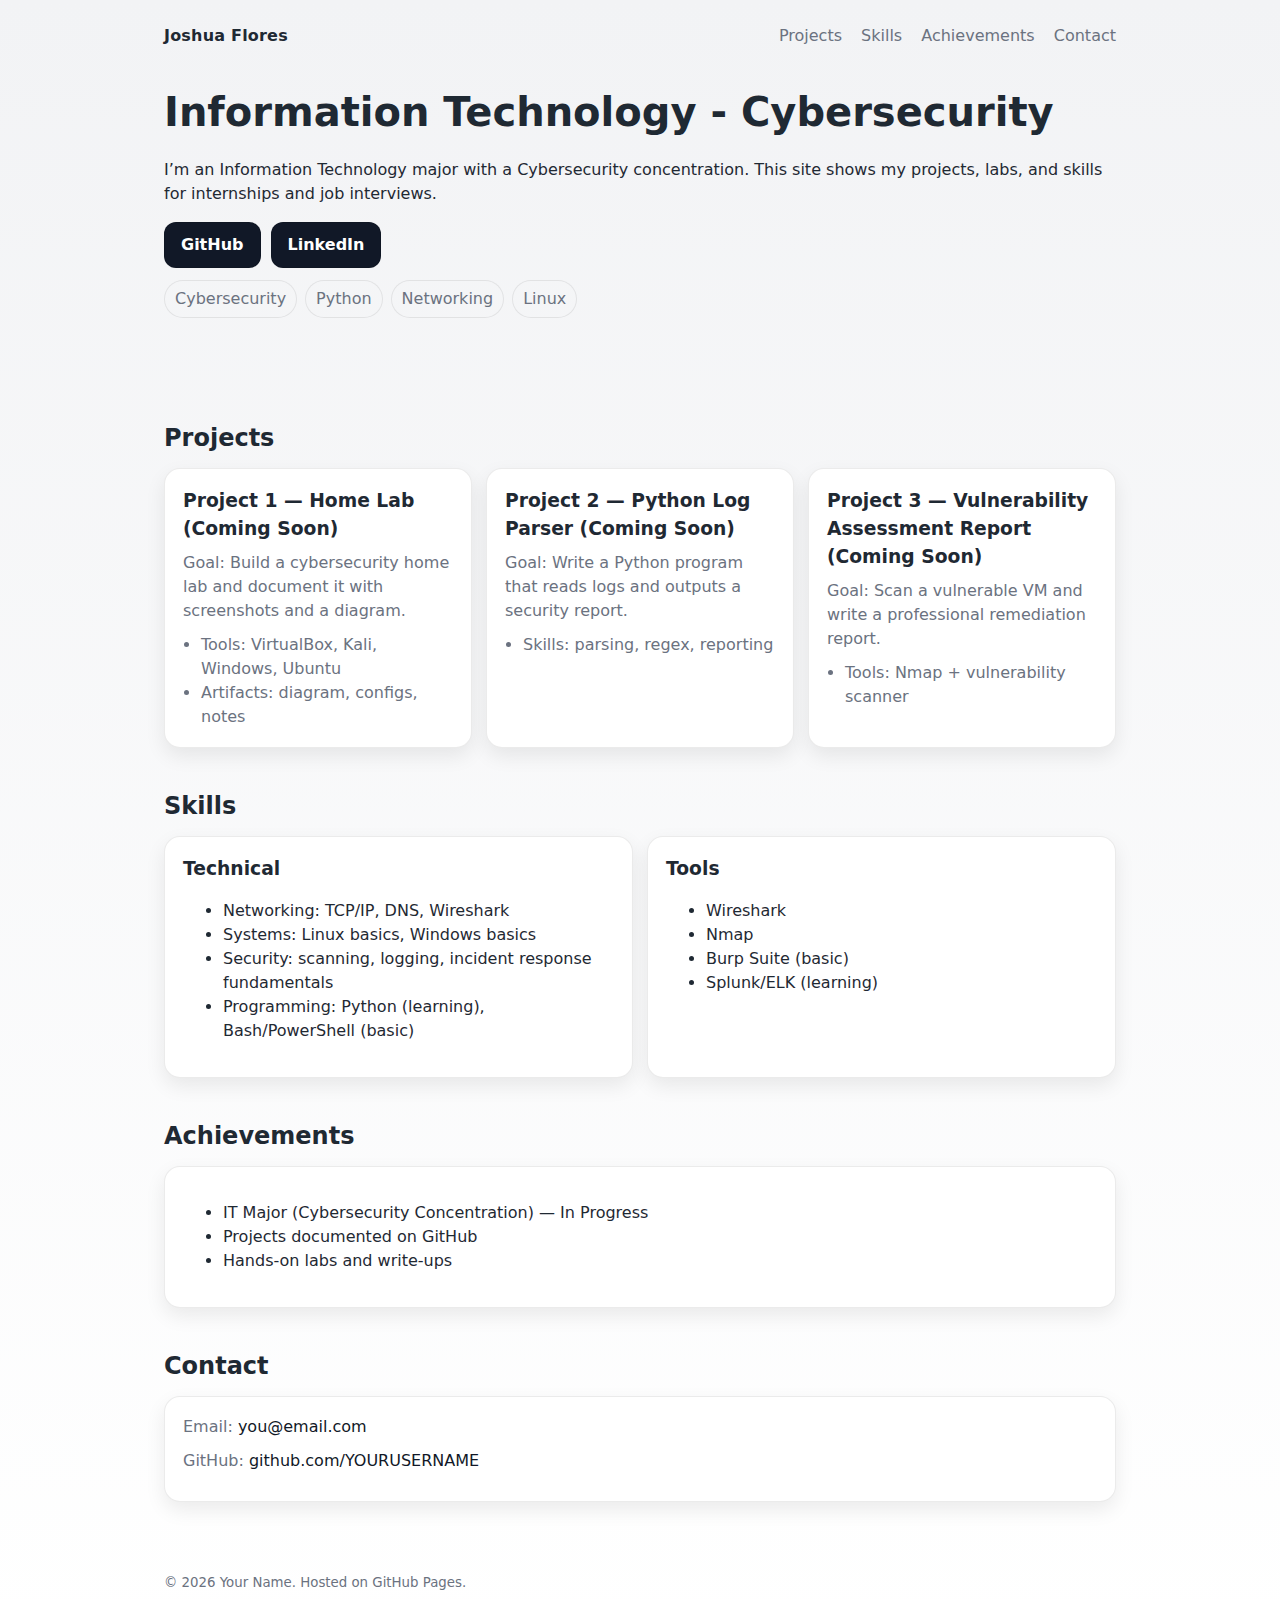
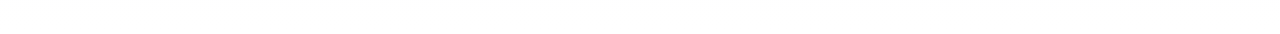
<file: index.html>
<!doctype html>
<html lang="en">
<head>
  <meta charset="utf-8" />
  <meta name="viewport" content="width=device-width, initial-scale=1" />
  <title>Joshua Flores | Cybersecurity Portfolio</title>
  <link rel="stylesheet" href="style.css" />
</head>
<body>
  <header class="container">
    <nav class="nav">
      <div class="brand">Joshua Flores</div>
      <div class="links">
        <a href="#projects">Projects</a>
        <a href="#skills">Skills</a>
        <a href="#achievements">Achievements</a>
        <a href="#contact">Contact</a>
      </div>
    </nav>

    <section class="hero">
      <h1>Information Technology - Cybersecurity</h1>
      <p>
        I’m an Information Technology major with a Cybersecurity concentration.
        This site shows my projects, labs, and skills for internships and job interviews.
      </p>

      <div class="cta">
        <a class="btn secondary" href="https://github.com/JoshF2426" target="_blank" rel="noopener">GitHub</a>
        <a class="btn secondary" href="https://www.linkedin.com/in/joshua-flores-10425fc" target="_blank" rel="noopener">LinkedIn</a>
      </div>

      <div class="badges">
        <span class="badge">Cybersecurity</span>
        <span class="badge">Python</span>
        <span class="badge">Networking</span>
        <span class="badge">Linux</span>
      </div>
    </section>
  </header>

  <main class="container">
    <section id="projects" class="section">
      <h2>Projects</h2>

      <div class="grid">
        <article class="card">
          <h3>Project 1 — Home Lab (Coming Soon)</h3>
          <p>Goal: Build a cybersecurity home lab and document it with screenshots and a diagram.</p>
          <ul class="meta">
            <li>Tools: VirtualBox, Kali, Windows, Ubuntu</li>
            <li>Artifacts: diagram, configs, notes</li>
          </ul>
        </article>

        <article class="card">
          <h3>Project 2 — Python Log Parser (Coming Soon)</h3>
          <p>Goal: Write a Python program that reads logs and outputs a security report.</p>
          <ul class="meta">
            <li>Skills: parsing, regex, reporting</li>
          </ul>
        </article>

        <article class="card">
          <h3>Project 3 — Vulnerability Assessment Report (Coming Soon)</h3>
          <p>Goal: Scan a vulnerable VM and write a professional remediation report.</p>
          <ul class="meta">
            <li>Tools: Nmap + vulnerability scanner</li>
          </ul>
        </article>
      </div>
    </section>

    <section id="skills" class="section">
      <h2>Skills</h2>
      <div class="twoCol">
        <div class="card">
          <h3>Technical</h3>
          <ul>
            <li>Networking: TCP/IP, DNS, Wireshark</li>
            <li>Systems: Linux basics, Windows basics</li>
            <li>Security: scanning, logging, incident response fundamentals</li>
            <li>Programming: Python (learning), Bash/PowerShell (basic)</li>
          </ul>
        </div>
        <div class="card">
          <h3>Tools</h3>
          <ul>
            <li>Wireshark</li>
            <li>Nmap</li>
            <li>Burp Suite (basic)</li>
            <li>Splunk/ELK (learning)</li>
          </ul>
        </div>
      </div>
    </section>

    <section id="achievements" class="section">
      <h2>Achievements</h2>
      <div class="card">
        <ul>
          <li>IT Major (Cybersecurity Concentration) — In Progress</li>
          <li>Projects documented on GitHub</li>
          <li>Hands-on labs and write-ups</li>
        </ul>
      </div>
    </section>

    <section id="contact" class="section">
      <h2>Contact</h2>
      <div class="card">
        <p>Email: <a href="mailto:you@email.com">you@email.com</a></p>
        <p>GitHub: <a href="https://github.com/YOURUSERNAME" target="_blank" rel="noopener">github.com/YOURUSERNAME</a></p>
      </div>
    </section>
  </main>

  <footer class="container footer">
    <small>© <span id="year"></span> Your Name. Hosted on GitHub Pages.</small>
  </footer>

  <script>
    document.getElementById("year").textContent = new Date().getFullYear();
  </script>
</body>
</html>
</file>
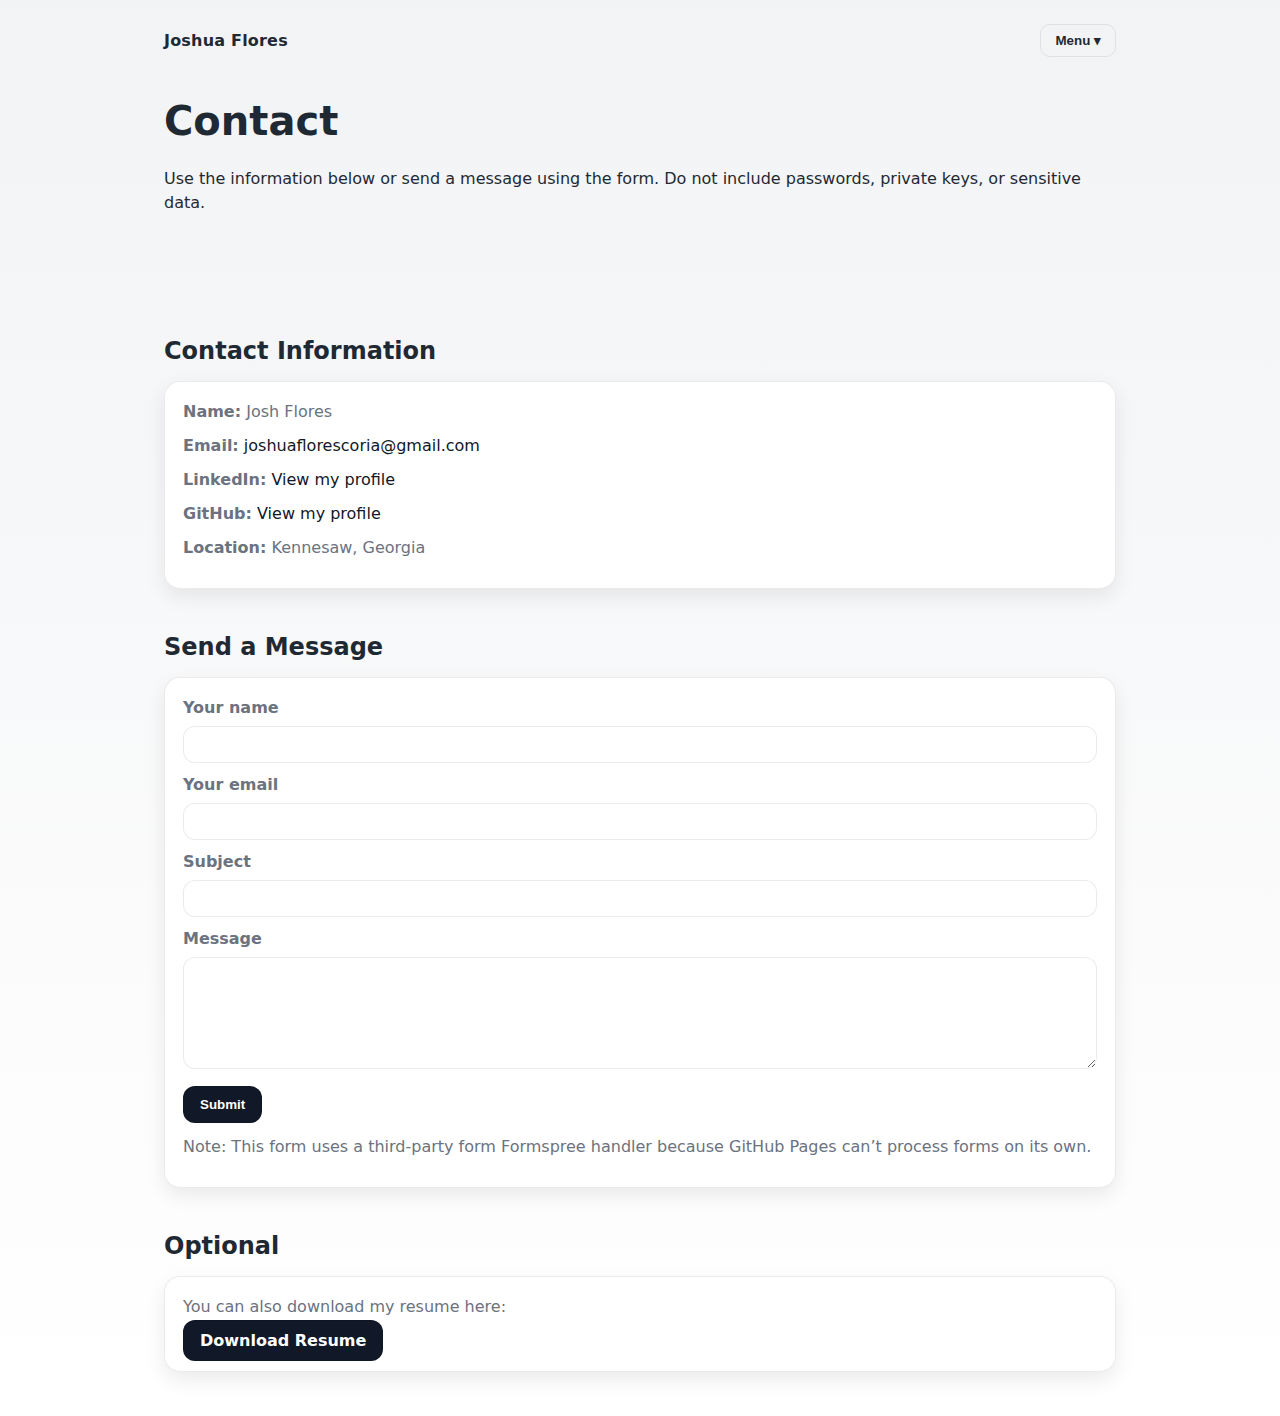
<file: contact.html>
<!doctype html>
<html lang="en">
<head>
  <meta charset="utf-8" />
  <meta name="viewport" content="width=device-width, initial-scale=1" />
  <title>Contact | Joshua Flores</title>
  <link rel="stylesheet" href="style.css" />
</head>
<body>
  <header class="container">
    <nav class="nav">
      <div class="brand"><a href="index.html" style="color:inherit; text-decoration:none;">Joshua Flores</a></div>

      <!-- Dropdown menu on this page too -->
      <div class="dropdown">
        <button class="dropbtn" onclick="toggleMenu()">Menu ▾</button>
        <div id="dropdownMenu" class="dropdown-content">
          <a href="index.html#projects" onclick="closeMenu()">Projects</a>
          <a href="index.html#skills" onclick="closeMenu()">Skills</a>
          <a href="index.html#achievements" onclick="closeMenu()">Achievements</a>
          <a href="contact.html" onclick="closeMenu()">Contact</a>
          <a href="thank-you.html" onclick="closeMenu()">Thank You</a>
        </div>
      </div>
    </nav>

    <section class="hero">
      <h1>Contact</h1>
      <p>
        Use the information below or send a message using the form.
        Do not include passwords, private keys, or sensitive data.
      </p>
    </section>
  </header>

  <main class="container">
    <!-- Contact Info Card -->
    <section class="section">
      <h2>Contact Information</h2>
      <div class="card">
        <p><strong>Name:</strong> Josh Flores</p>
        <p><strong>Email:</strong> <a href="mailto:joshuaflorescoria@gmail.com">joshuaflorescoria@gmail.com</a></p>
        <p><strong>LinkedIn:</strong> <a href="https://www.linkedin.com/in/joshua-flores-10425fc" target="_blank" rel="noopener">View my profile</a></p>
        <p><strong>GitHub:</strong> <a href="https://github.com/JoshF2426" target="_blank" rel="noopener">View my profile</a></p>
        <p><strong>Location:</strong> Kennesaw, Georgia</p>
      </div>
    </section>

    <!-- Contact Form Card -->
    <section class="section">
      <h2>Send a Message</h2>
      <div class="card">
        <form action="https://formspree.io/f/YOUR_FORM_ID" method="POST">
          <input type="hidden" name="_next" value="thank-you.html">
          <label>
            Your name
            <input name="name" type="text" required />
          </label>

          <label>
            Your email
            <input name="email" type="email" required />
          </label>

          <label>
            Subject
            <input name="subject" type="text" />
          </label>

          <label>
            Message
            <textarea name="message" rows="6" required></textarea>
          </label>

          <button class="btn" type="submit">Submit</button>
        </form>

        <p style="margin-top:12px; color: var(--muted);">
          Note: This form uses a third-party form Formspree handler because GitHub Pages can’t process forms on its own.
        </p>
      </div>
    </section>

    <!-- Optional Section -->
    <section class="section">
      <h2>Optional</h2>
      <div class="card">
        <p>You can also download my resume here:</p>
        <a class="btn secondary" href="assets/YourName-Resume.pdf" target="_blank" rel="noopener">Download Resume</a>
      </div>
    </section>
  </main>

  <script>
    function toggleMenu() {
      const menu = document.getElementById("dropdownMenu");
      menu.style.display = menu.style.display === "block" ? "none" : "block";
    }

    function closeMenu() {
      document.getElementById("dropdownMenu").style.display = "none";
    }

    window.onclick = function(event) {
      if (!event.target.matches('.dropbtn')) {
        const menu = document.getElementById("dropdownMenu");
        if (menu && menu.style.display === "block") {
          menu.style.display = "none";
        }
      }
    }
  </script>
</body>
</html>
</file>
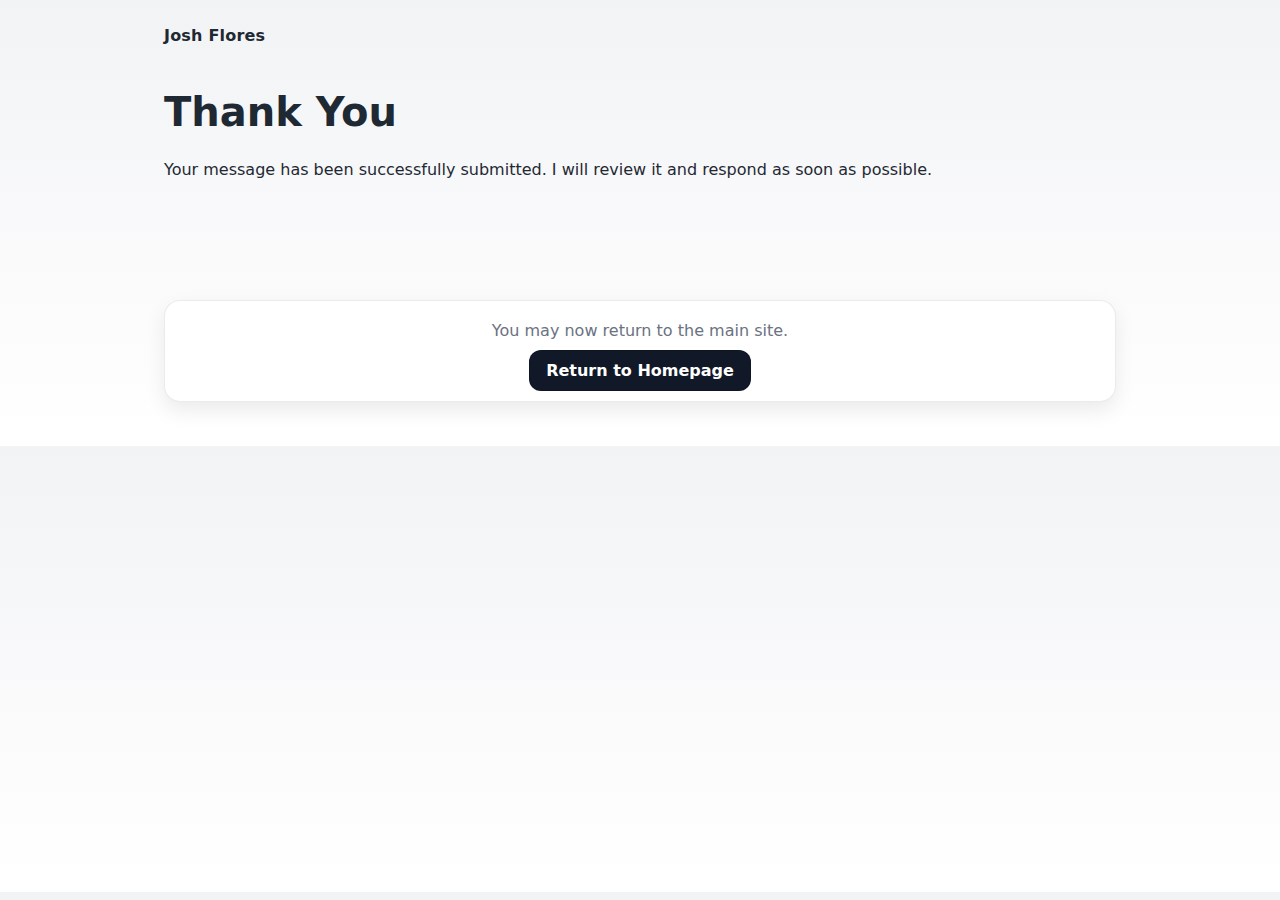
<file: thank-you.html>
<!doctype html>
<html lang="en">
<head>
  <meta charset="utf-8" />
  <meta name="viewport" content="width=device-width, initial-scale=1" />
  <title>Message Sent | Thank You</title>
  <link rel="stylesheet" href="style.css" />
</head>
<body>
  <header class="container">
    <nav class="nav">
      <div class="brand">
        <a href="index.html" style="color:inherit; text-decoration:none;">Josh Flores</a>
      </div>
    </nav>

    <section class="hero">
      <h1>Thank You</h1>
      <p>
        Your message has been successfully submitted.
        I will review it and respond as soon as possible.
      </p>
    </section>
  </header>

  <main class="container">
    <section class="section">
      <div class="card" style="text-align:center;">
        <p style="margin-bottom:16px;">
          You may now return to the main site.
        </p>

        <a href="index.html" class="btn">
          Return to Homepage
        </a>
      </div>
    </section>
  </main>
</body>
</html>
</file>
<file: style.css>
:root{
  /* Backgrounds */
  --bg-main:#f2f3f5;
  --bg-alt:#ffffff;

  /* Cards */
  --card:#ffffff;

  /* Text */
  --text:#1f2933;        /* near-black */
  --muted:#6b7280;       /* gray text */

  /* Accents */
  --accent:#111827;      /* charcoal */
  --accent-soft:#374151; /* lighter charcoal */

  /* Borders */
  --border:rgba(0,0,0,0.08);
}

*{box-sizing:border-box}

body{
  margin:0;
  font-family:system-ui,-apple-system,Segoe UI,Roboto,Arial,sans-serif;
  background:linear-gradient(180deg, var(--bg-main), var(--bg-alt));
  color:var(--text);
  line-height:1.5;
}

a{color:var(--accent); text-decoration:none}
a:hover{text-decoration:underline}

.container{max-width:1000px; margin:0 auto; padding:24px}

.nav{
  display:flex;
  align-items:center;
  justify-content:space-between;
  gap:16px;
}

.brand{font-weight:800; letter-spacing:.2px}

.links a{margin-left:14px; color:var(--muted)}
.links a:hover{color:var(--text); text-decoration:none}

.hero{padding:34px 0}
.hero h1{font-size:40px; margin:0 0 10px}
.footer{color:var(--muted); padding-bottom:40px}

.cta{display:flex; gap:10px; flex-wrap:wrap; margin:14px 0 12px}

.btn{
  padding:10px 16px;
  border-radius:12px;
  border:1px solid var(--border);
  color:#ffffff;
  background:var(--accent);
  font-weight:700;
  transition:all .15s ease;
}

.btn:hover{
  background:var(--accent-soft);
}

.badges{display:flex; flex-wrap:wrap; gap:8px}
.badge{
  padding:6px 10px;
  border:1px solid var(--border);
  border-radius:999px;
  color:var(--muted);
  background:rgba(255,255,255,.03);
}

.section{padding:20px 0}
.section h2{margin:0 0 12px; font-size:24px}

.grid{
  display:grid;
  grid-template-columns:repeat(auto-fit, minmax(260px, 1fr));
  gap:14px;
}

.twoCol{
  display:grid;
  grid-template-columns:repeat(auto-fit, minmax(280px, 1fr));
  gap:14px;
}

.card{
  background:var(--card);
  border:1px solid var(--border);
  border-radius:16px;
  padding:18px;
  box-shadow:0 8px 20px rgba(0,0,0,.08);
}

.card h3{margin:0 0 8px}
.card p{margin:0 0 10px; color:var(--muted)}
.meta{margin:0; padding-left:18px; color:var(--muted)}
.footer{color:var(--muted); padding-bottom:40px}

/* Dropdown Menu */

.dropdown {
  position: relative;
}

.dropbtn {
  background: transparent;
  border: 1px solid var(--border);
  color: var(--text);
  padding: 8px 14px;
  border-radius: 10px;
  cursor: pointer;
  font-weight: 700;
}

.dropbtn:hover {
  background: rgba(255,255,255,0.05);
}

.dropdown-content {
  display: none;
  position: absolute;
  right: 0;
  top: 45px;
  background-color: #ffffff;
  border: 1px solid var(--border);
  border-radius: 12px;
  min-width: 180px;
  box-shadow: 0 10px 30px rgba(0,0,0,.3);
  z-index: 1000;
}

.dropdown-content a {
  display: block;
  padding: 10px 14px;
  color: var(--text);
}

.dropdown-content a:hover {
  background: rgba(255,255,255,0.05);
  text-decoration: none;
}

/* Form styling */
form label {
  display: block;
  margin-bottom: 10px;
  color: var(--muted);
  font-weight: 600;
}

input, textarea {
  width: 100%;
  margin-top: 6px;
  padding: 10px 12px;
  border-radius: 12px;
  border: 1px solid var(--border);
  background: rgba(255,255,255,0.03);
  color: var(--text);
  outline: none;
}

input:focus, textarea:focus {
  border-color: rgba(106,166,255,0.6);
}
</file>
